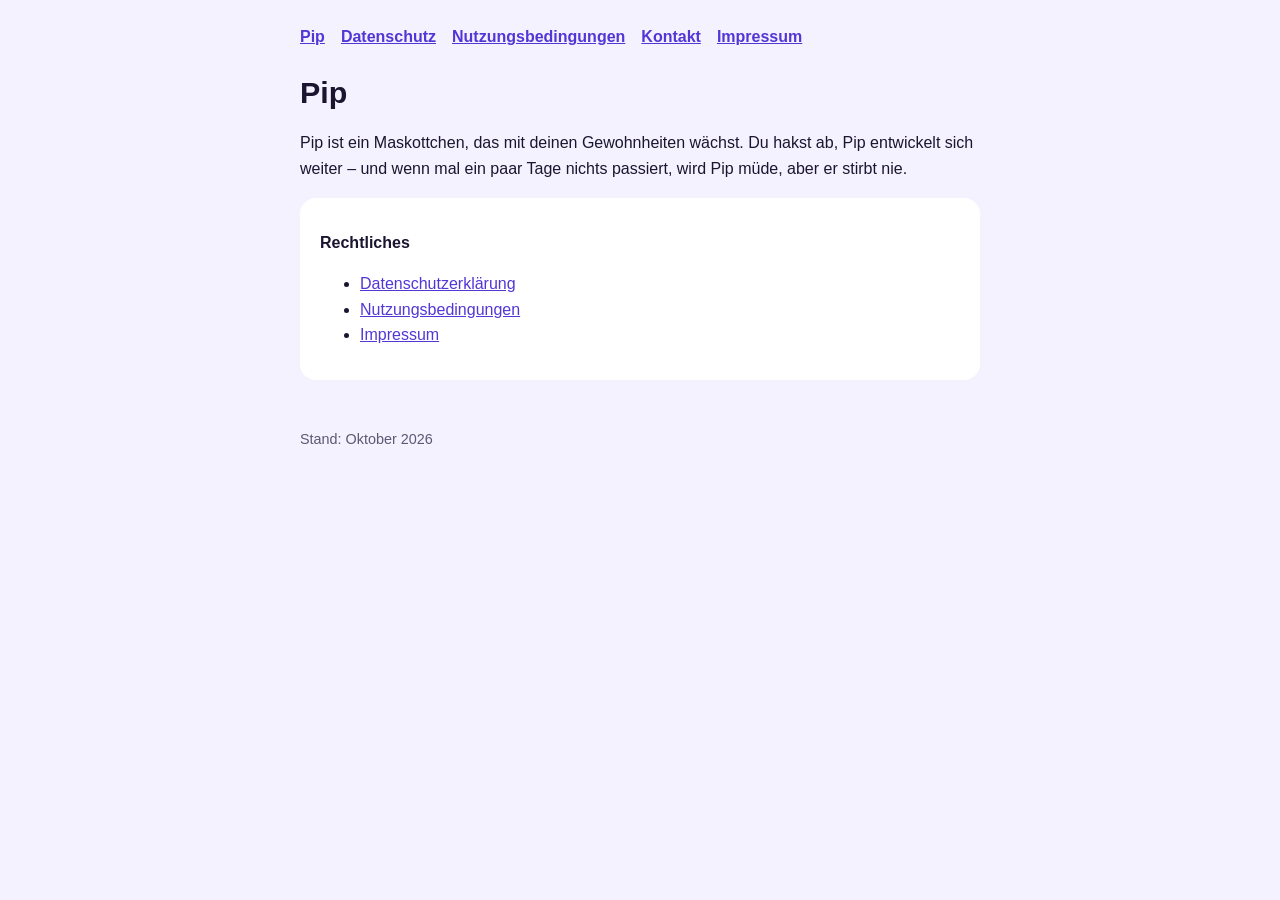
<file: index.html>
<!doctype html>
<html lang="de">
<head>
<meta charset="utf-8">
<meta name="viewport" content="width=device-width, initial-scale=1">
<title>Pip – Gewohnheiten mit Maskottchen</title>
<link rel="stylesheet" href="style.css">
</head>
<body>
<main>
<nav><a href="index.html">Pip</a><a href="datenschutz.html">Datenschutz</a><a href="nutzungsbedingungen.html">Nutzungsbedingungen</a><a href="kontakt.html">Kontakt</a><a href="impressum.html">Impressum</a></nav>
<h1>Pip</h1>
<p>Pip ist ein Maskottchen, das mit deinen Gewohnheiten wächst. Du hakst ab, Pip entwickelt sich weiter &ndash; und wenn mal ein paar Tage nichts passiert, wird Pip müde, aber er stirbt nie.</p>
<div class="card">
  <p><strong>Rechtliches</strong></p>
  <ul>
    <li><a href="datenschutz.html">Datenschutzerklärung</a></li>
    <li><a href="nutzungsbedingungen.html">Nutzungsbedingungen</a></li>
    <li><a href="impressum.html">Impressum</a></li>
  </ul>
</div>
<footer>Stand: Oktober 2026</footer>
</main>
</body>
</html>
</file>
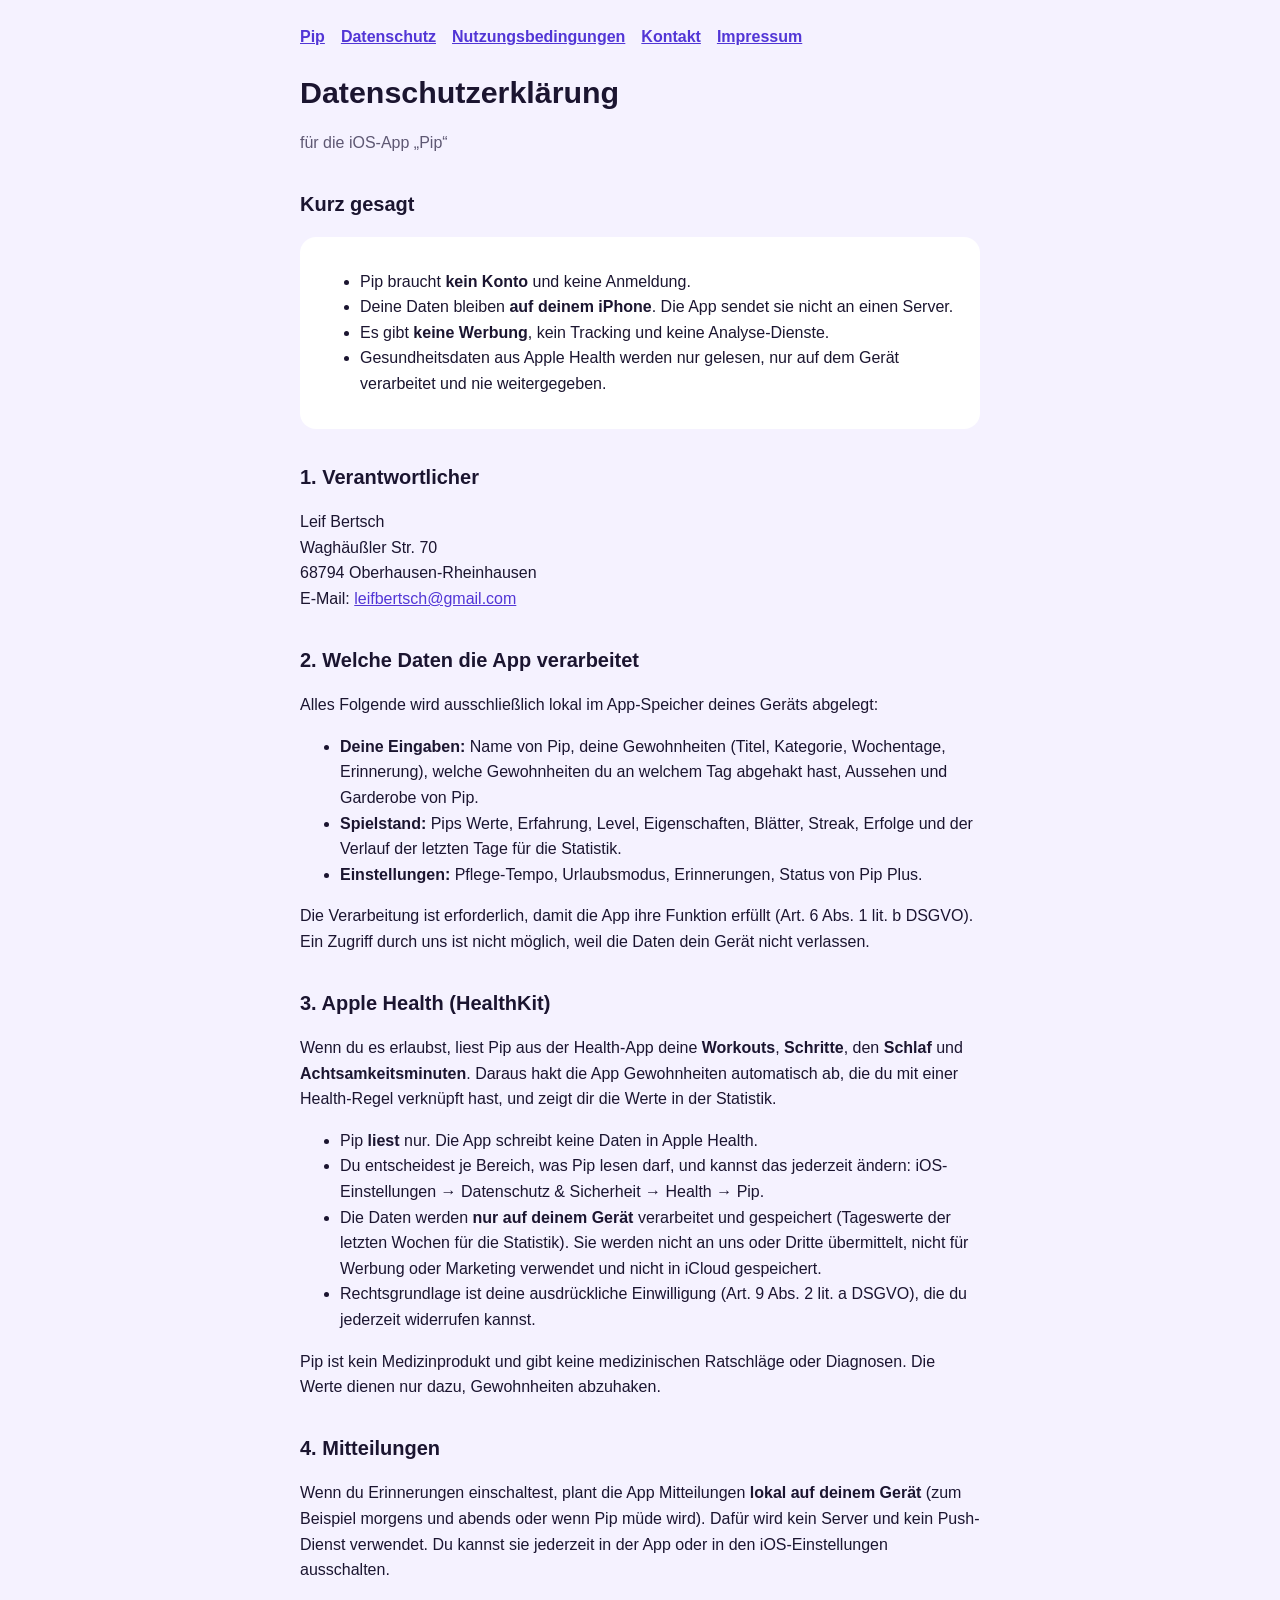
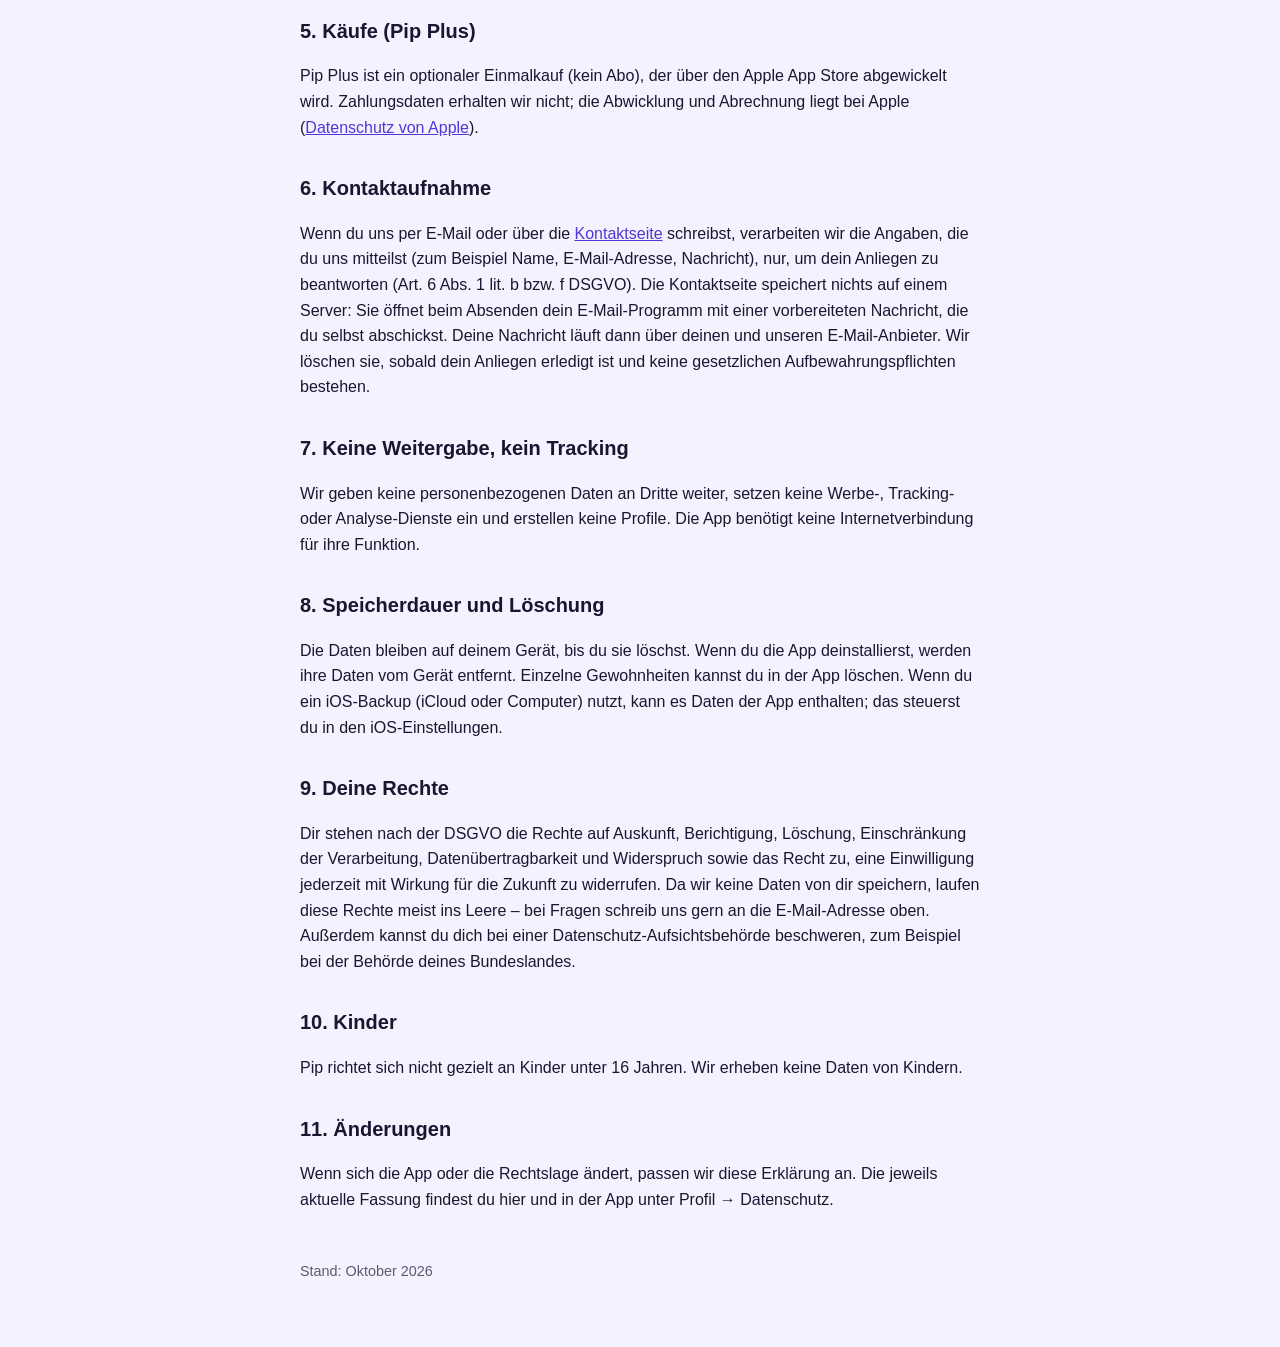
<file: datenschutz.html>
<!doctype html>
<html lang="de">
  <head>
    <meta charset="utf-8" />
    <meta name="viewport" content="width=device-width, initial-scale=1" />
    <title>Datenschutzerklärung – Pip</title>
    <link rel="stylesheet" href="style.css" />
  </head>
  <body>
    <main>
      <nav>
        <a href="index.html">Pip</a><a href="datenschutz.html">Datenschutz</a
        ><a href="nutzungsbedingungen.html">Nutzungsbedingungen</a><a href="kontakt.html">Kontakt</a><a href="impressum.html">Impressum</a>
      </nav>

      <h1>Datenschutzerklärung</h1>
      <p class="muted">für die iOS-App „Pip“</p>

      <h2>Kurz gesagt</h2>
      <div class="card">
        <ul>
          <li>Pip braucht <strong>kein Konto</strong> und keine Anmeldung.</li>
          <li>Deine Daten bleiben <strong>auf deinem iPhone</strong>. Die App sendet sie nicht an einen Server.</li>
          <li>Es gibt <strong>keine Werbung</strong>, kein Tracking und keine Analyse-Dienste.</li>
          <li>Gesundheitsdaten aus Apple Health werden nur gelesen, nur auf dem Gerät verarbeitet und nie weitergegeben.</li>
        </ul>
      </div>

      <h2>1. Verantwortlicher</h2>
      <p>
        Leif Bertsch<br />
        Waghäußler Str. 70<br />
        68794 Oberhausen-Rheinhausen<br />
        E-Mail: <a href="mailto:leifbertsch@gmail.com">leifbertsch@gmail.com</a>
      </p>

      <h2>2. Welche Daten die App verarbeitet</h2>
      <p>Alles Folgende wird ausschließlich lokal im App-Speicher deines Geräts abgelegt:</p>
      <ul>
        <li>
          <strong>Deine Eingaben:</strong> Name von Pip, deine Gewohnheiten (Titel, Kategorie, Wochentage, Erinnerung),
          welche Gewohnheiten du an welchem Tag abgehakt hast, Aussehen und Garderobe von Pip.
        </li>
        <li>
          <strong>Spielstand:</strong> Pips Werte, Erfahrung, Level, Eigenschaften, Blätter, Streak, Erfolge und der
          Verlauf der letzten Tage für die Statistik.
        </li>
        <li><strong>Einstellungen:</strong> Pflege-Tempo, Urlaubsmodus, Erinnerungen, Status von Pip Plus.</li>
      </ul>
      <p>
        Die Verarbeitung ist erforderlich, damit die App ihre Funktion erfüllt (Art. 6 Abs. 1 lit. b DSGVO). Ein Zugriff
        durch uns ist nicht möglich, weil die Daten dein Gerät nicht verlassen.
      </p>

      <h2>3. Apple Health (HealthKit)</h2>
      <p>
        Wenn du es erlaubst, liest Pip aus der Health-App deine <strong>Workouts</strong>, <strong>Schritte</strong>,
        den <strong>Schlaf</strong> und <strong>Achtsamkeitsminuten</strong>. Daraus hakt die App Gewohnheiten
        automatisch ab, die du mit einer Health-Regel verknüpft hast, und zeigt dir die Werte in der Statistik.
      </p>
      <ul>
        <li>Pip <strong>liest</strong> nur. Die App schreibt keine Daten in Apple Health.</li>
        <li>
          Du entscheidest je Bereich, was Pip lesen darf, und kannst das jederzeit ändern: iOS-Einstellungen →
          Datenschutz &amp; Sicherheit → Health → Pip.
        </li>
        <li>
          Die Daten werden <strong>nur auf deinem Gerät</strong> verarbeitet und gespeichert (Tageswerte der letzten
          Wochen für die Statistik). Sie werden nicht an uns oder Dritte übermittelt, nicht für Werbung oder Marketing
          verwendet und nicht in iCloud gespeichert.
        </li>
        <li>Rechtsgrundlage ist deine ausdrückliche Einwilligung (Art. 9 Abs. 2 lit. a DSGVO), die du jederzeit widerrufen kannst.</li>
      </ul>
      <p>
        Pip ist kein Medizinprodukt und gibt keine medizinischen Ratschläge oder Diagnosen. Die Werte dienen nur dazu,
        Gewohnheiten abzuhaken.
      </p>

      <h2>4. Mitteilungen</h2>
      <p>
        Wenn du Erinnerungen einschaltest, plant die App Mitteilungen <strong>lokal auf deinem Gerät</strong> (zum
        Beispiel morgens und abends oder wenn Pip müde wird). Dafür wird kein Server und kein Push-Dienst verwendet. Du
        kannst sie jederzeit in der App oder in den iOS-Einstellungen ausschalten.
      </p>

      <h2>5. Käufe (Pip Plus)</h2>
      <p>
        Pip Plus ist ein optionaler Einmalkauf (kein Abo), der über den Apple App Store abgewickelt wird. Zahlungsdaten
        erhalten wir nicht; die Abwicklung und Abrechnung liegt bei Apple (<a
          href="https://www.apple.com/legal/privacy/de-ww/"
          >Datenschutz von Apple</a
        >).
      </p>
      <!-- TODO vor Release: Sobald RevenueCat eingebunden ist, hier ergänzen: Anbieter (RevenueCat, Inc.),
           verarbeitete Daten (anonyme App-User-ID, Kaufbelege), Zweck (Prüfung, ob Pip Plus gekauft wurde),
           Rechtsgrundlage (Art. 6 Abs. 1 lit. b DSGVO), Hinweis auf Drittlandübermittlung/Garantien.
           Außerdem die Datenschutz-Angaben in App Store Connect anpassen (siehe docs/08-store-rechtliches.md). -->

      <h2>6. Kontaktaufnahme</h2>
      <p>
        Wenn du uns per E-Mail oder über die <a href="kontakt.html">Kontaktseite</a> schreibst, verarbeiten wir die
        Angaben, die du uns mitteilst (zum Beispiel Name, E-Mail-Adresse, Nachricht), nur, um dein Anliegen zu
        beantworten (Art. 6 Abs. 1 lit. b bzw. f DSGVO). Die Kontaktseite speichert nichts auf einem Server: Sie öffnet
        beim Absenden dein E-Mail-Programm mit einer vorbereiteten Nachricht, die du selbst abschickst. Deine Nachricht
        läuft dann über deinen und unseren E-Mail-Anbieter. Wir löschen sie, sobald dein Anliegen erledigt ist und keine
        gesetzlichen Aufbewahrungspflichten bestehen.
      </p>

      <h2>7. Keine Weitergabe, kein Tracking</h2>
      <p>
        Wir geben keine personenbezogenen Daten an Dritte weiter, setzen keine Werbe-, Tracking- oder Analyse-Dienste
        ein und erstellen keine Profile. Die App benötigt keine Internetverbindung für ihre Funktion.
      </p>

      <h2>8. Speicherdauer und Löschung</h2>
      <p>
        Die Daten bleiben auf deinem Gerät, bis du sie löschst. Wenn du die App deinstallierst, werden ihre Daten vom
        Gerät entfernt. Einzelne Gewohnheiten kannst du in der App löschen. Wenn du ein iOS-Backup (iCloud oder
        Computer) nutzt, kann es Daten der App enthalten; das steuerst du in den iOS-Einstellungen.
      </p>

      <h2>9. Deine Rechte</h2>
      <p>
        Dir stehen nach der DSGVO die Rechte auf Auskunft, Berichtigung, Löschung, Einschränkung der Verarbeitung,
        Datenübertragbarkeit und Widerspruch sowie das Recht zu, eine Einwilligung jederzeit mit Wirkung für die
        Zukunft zu widerrufen. Da wir keine Daten von dir speichern, laufen diese Rechte meist ins Leere &ndash; bei
        Fragen schreib uns gern an die E-Mail-Adresse oben. Außerdem kannst du dich bei einer Datenschutz-Aufsichtsbehörde
        beschweren, zum Beispiel bei der Behörde deines Bundeslandes.
      </p>

      <h2>10. Kinder</h2>
      <p>Pip richtet sich nicht gezielt an Kinder unter 16 Jahren. Wir erheben keine Daten von Kindern.</p>

      <h2>11. Änderungen</h2>
      <p>
        Wenn sich die App oder die Rechtslage ändert, passen wir diese Erklärung an. Die jeweils aktuelle Fassung findest
        du hier und in der App unter Profil → Datenschutz.
      </p>

      <footer>Stand: Oktober 2026</footer>
    </main>
  </body>
</html>
</file>
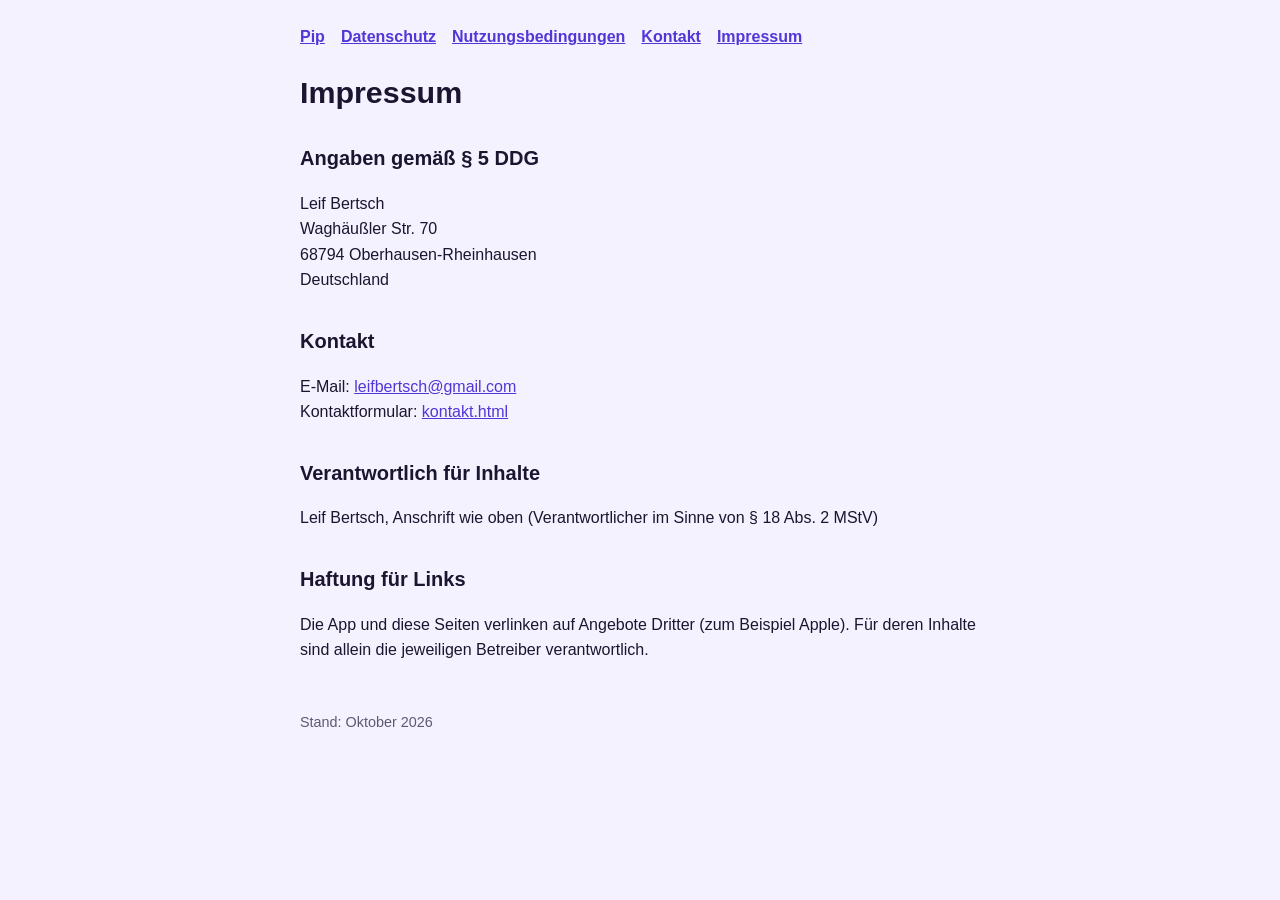
<file: impressum.html>
<!doctype html>
<html lang="de">
  <head>
    <meta charset="utf-8" />
    <meta name="viewport" content="width=device-width, initial-scale=1" />
    <title>Impressum – Pip</title>
    <link rel="stylesheet" href="style.css" />
  </head>
  <body>
    <main>
      <nav>
        <a href="index.html">Pip</a><a href="datenschutz.html">Datenschutz</a
        ><a href="nutzungsbedingungen.html">Nutzungsbedingungen</a><a href="kontakt.html">Kontakt</a><a href="impressum.html">Impressum</a>
      </nav>

      <h1>Impressum</h1>

      <h2>Angaben gemäß § 5 DDG</h2>
      <p>
        Leif Bertsch<br />
        Waghäußler Str. 70<br />
        68794 Oberhausen-Rheinhausen<br />
        Deutschland
      </p>
      <!-- TODO: Bei einer Firma/Rechtsform stattdessen Firmenname, Rechtsform, Vertretungsberechtigte(r),
           Registergericht und Registernummer angeben. Die Anschrift muss ladungsfähig sein (kein Postfach). -->

      <h2>Kontakt</h2>
      <p>
        E-Mail: <a href="mailto:leifbertsch@gmail.com">leifbertsch@gmail.com</a><br />
        Kontaktformular: <a href="kontakt.html">kontakt.html</a>
      </p>

      <h2>Verantwortlich für Inhalte</h2>
      <p>
        Leif Bertsch, Anschrift wie oben (Verantwortlicher im Sinne von § 18 Abs. 2
        MStV)
      </p>

      <h2>Haftung für Links</h2>
      <p>
        Die App und diese Seiten verlinken auf Angebote Dritter (zum Beispiel Apple). Für deren Inhalte sind allein die
        jeweiligen Betreiber verantwortlich.
      </p>

      <footer>Stand: Oktober 2026</footer>
    </main>
  </body>
</html>
</file>
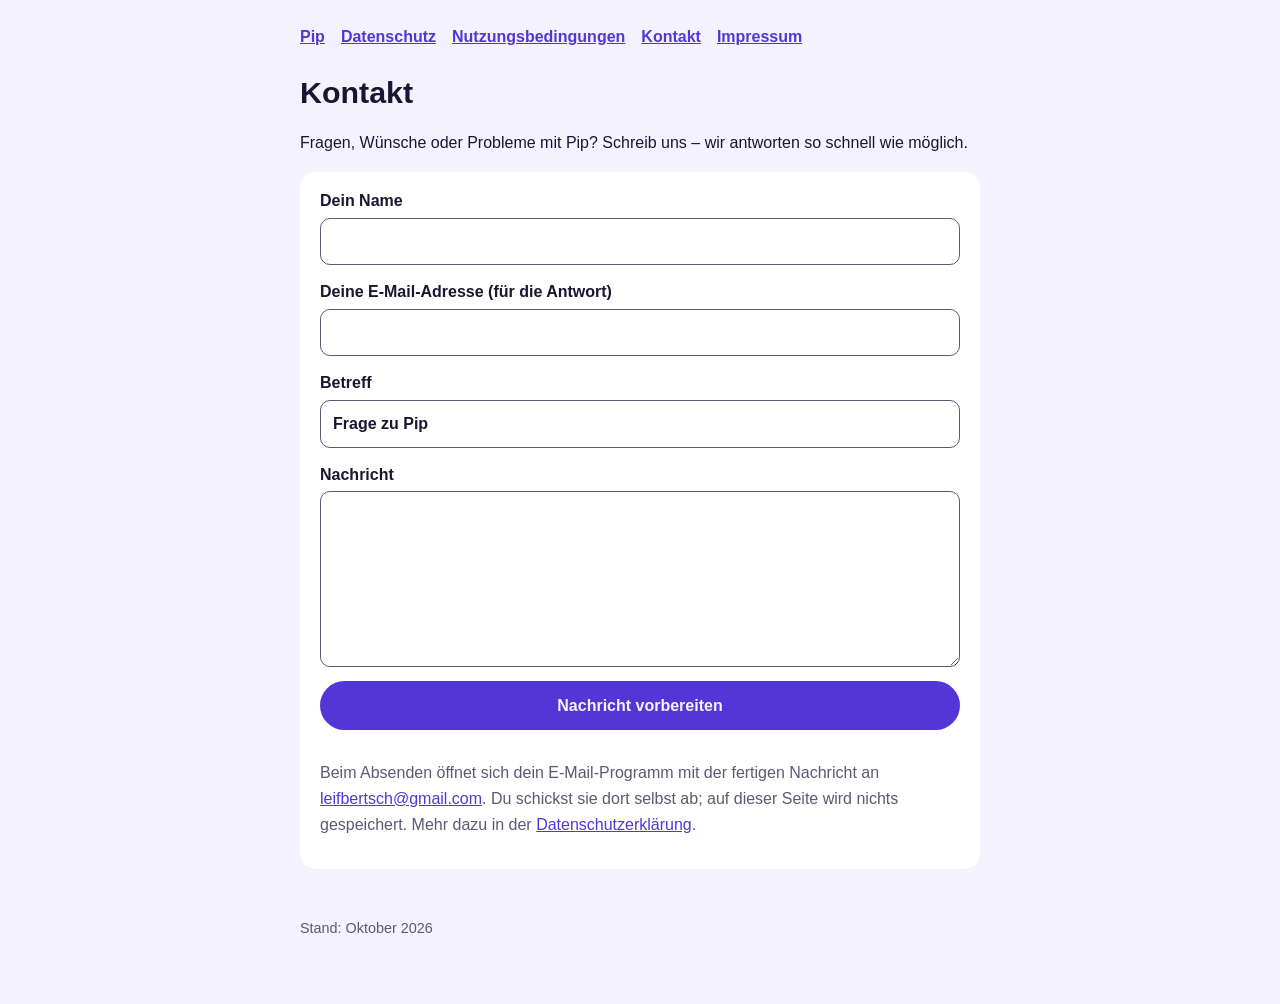
<file: kontakt.html>
<!doctype html>
<html lang="de">
  <head>
    <meta charset="utf-8" />
    <meta name="viewport" content="width=device-width, initial-scale=1" />
    <title>Kontakt – Pip</title>
    <link rel="stylesheet" href="style.css" />
    <style>
      form {
        display: grid;
        gap: 14px;
      }
      label {
        display: grid;
        gap: 4px;
        font-weight: 600;
      }
      input,
      textarea {
        font: inherit;
        padding: 10px 12px;
        border-radius: 10px;
        border: 1px solid var(--muted);
        background: var(--card);
        color: var(--ink);
      }
      button {
        font: inherit;
        font-weight: 700;
        padding: 12px 18px;
        border: 0;
        border-radius: 999px;
        background: var(--primary);
        color: var(--ground);
        cursor: pointer;
      }
    </style>
  </head>
  <body>
    <main>
      <nav>
        <a href="index.html">Pip</a><a href="datenschutz.html">Datenschutz</a
        ><a href="nutzungsbedingungen.html">Nutzungsbedingungen</a><a href="kontakt.html">Kontakt</a
        ><a href="impressum.html">Impressum</a>
      </nav>

      <h1>Kontakt</h1>
      <p>Fragen, Wünsche oder Probleme mit Pip? Schreib uns &ndash; wir antworten so schnell wie möglich.</p>

      <form id="contact" class="card">
        <label>
          Dein Name
          <input name="name" autocomplete="name" required />
        </label>
        <label>
          Deine E-Mail-Adresse (für die Antwort)
          <input name="email" type="email" autocomplete="email" required />
        </label>
        <label>
          Betreff
          <input name="subject" value="Frage zu Pip" required />
        </label>
        <label>
          Nachricht
          <textarea name="message" rows="6" required></textarea>
        </label>
        <button type="submit">Nachricht vorbereiten</button>
        <p class="muted">
          Beim Absenden öffnet sich dein E-Mail-Programm mit der fertigen Nachricht an
          <a href="mailto:leifbertsch@gmail.com">leifbertsch@gmail.com</a>. Du schickst sie dort selbst ab; auf dieser
          Seite wird nichts gespeichert. Mehr dazu in der <a href="datenschutz.html">Datenschutzerklärung</a>.
        </p>
      </form>

      <noscript>
        <p>Ohne JavaScript schreib uns bitte direkt an <a href="mailto:leifbertsch@gmail.com">leifbertsch@gmail.com</a>.</p>
      </noscript>

      <script>
        document.getElementById('contact').addEventListener('submit', function (e) {
          e.preventDefault();
          var f = e.target;
          var body = f.message.value + '\n\n' + f.name.value + '\n' + f.email.value;
          location.href =
            'mailto:leifbertsch@gmail.com?subject=' +
            encodeURIComponent(f.subject.value) +
            '&body=' +
            encodeURIComponent(body);
        });
      </script>

      <footer>Stand: Oktober 2026</footer>
    </main>
  </body>
</html>
</file>
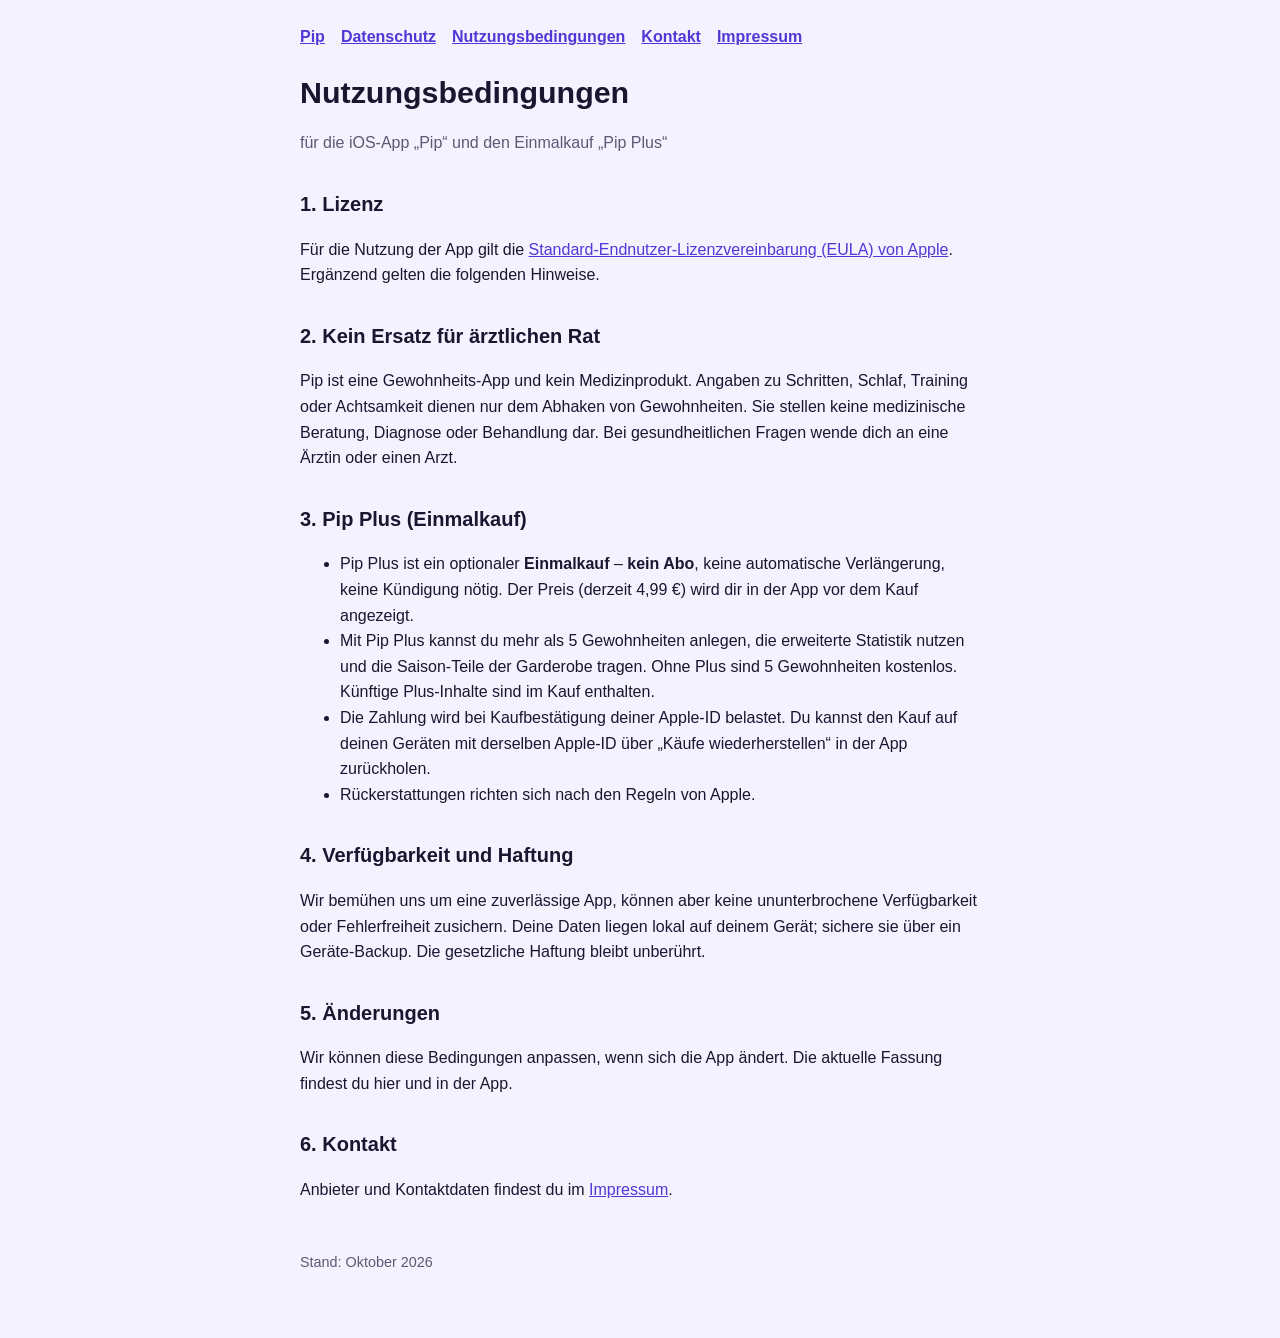
<file: nutzungsbedingungen.html>
<!doctype html>
<html lang="de">
  <head>
    <meta charset="utf-8" />
    <meta name="viewport" content="width=device-width, initial-scale=1" />
    <title>Nutzungsbedingungen – Pip</title>
    <link rel="stylesheet" href="style.css" />
  </head>
  <body>
    <main>
      <nav>
        <a href="index.html">Pip</a><a href="datenschutz.html">Datenschutz</a
        ><a href="nutzungsbedingungen.html">Nutzungsbedingungen</a><a href="kontakt.html">Kontakt</a><a href="impressum.html">Impressum</a>
      </nav>

      <h1>Nutzungsbedingungen</h1>
      <p class="muted">für die iOS-App „Pip“ und den Einmalkauf „Pip Plus“</p>

      <h2>1. Lizenz</h2>
      <p>
        Für die Nutzung der App gilt die
        <a href="https://www.apple.com/legal/internet-services/itunes/dev/stdeula/"
          >Standard-Endnutzer-Lizenzvereinbarung (EULA) von Apple</a
        >. Ergänzend gelten die folgenden Hinweise.
      </p>

      <h2>2. Kein Ersatz für ärztlichen Rat</h2>
      <p>
        Pip ist eine Gewohnheits-App und kein Medizinprodukt. Angaben zu Schritten, Schlaf, Training oder Achtsamkeit
        dienen nur dem Abhaken von Gewohnheiten. Sie stellen keine medizinische Beratung, Diagnose oder Behandlung dar.
        Bei gesundheitlichen Fragen wende dich an eine Ärztin oder einen Arzt.
      </p>

      <h2>3. Pip Plus (Einmalkauf)</h2>
      <ul>
        <li>
          Pip Plus ist ein optionaler <strong>Einmalkauf</strong> &ndash; <strong>kein Abo</strong>, keine automatische
          Verlängerung, keine Kündigung nötig. Der Preis (derzeit 4,99&nbsp;€) wird dir in der App vor dem Kauf
          angezeigt.
        </li>
        <li>
          Mit Pip Plus kannst du mehr als 5 Gewohnheiten anlegen, die erweiterte Statistik nutzen und die Saison-Teile
          der Garderobe tragen. Ohne Plus sind 5 Gewohnheiten kostenlos. Künftige Plus-Inhalte sind im Kauf enthalten.
        </li>
        <li>
          Die Zahlung wird bei Kaufbestätigung deiner Apple-ID belastet. Du kannst den Kauf auf deinen Geräten mit
          derselben Apple-ID über „Käufe wiederherstellen“ in der App zurückholen.
        </li>
        <li>Rückerstattungen richten sich nach den Regeln von Apple.</li>
      </ul>

      <h2>4. Verfügbarkeit und Haftung</h2>
      <p>
        Wir bemühen uns um eine zuverlässige App, können aber keine ununterbrochene Verfügbarkeit oder Fehlerfreiheit
        zusichern. Deine Daten liegen lokal auf deinem Gerät; sichere sie über ein Geräte-Backup. Die gesetzliche Haftung
        bleibt unberührt.
      </p>

      <h2>5. Änderungen</h2>
      <p>Wir können diese Bedingungen anpassen, wenn sich die App ändert. Die aktuelle Fassung findest du hier und in der App.</p>

      <h2>6. Kontakt</h2>
      <p>Anbieter und Kontaktdaten findest du im <a href="impressum.html">Impressum</a>.</p>

      <footer>Stand: Oktober 2026</footer>
    </main>
  </body>
</html>
</file>
<file: style.css>
:root {
  --ground: #f5f2ff;
  --ink: #1b1530;
  --muted: #5e5873;
  --primary: #5236d6;
  --card: #ffffff;
  --todo-bg: #fff1c9;
  --todo-ink: #8a6400;
}
@media (prefers-color-scheme: dark) {
  :root {
    --ground: #1b1530;
    --ink: #f5f2ff;
    --muted: #cfc8e6;
    --primary: #b9a8ff;
    --card: #2a2145;
    --todo-bg: #4a3b00;
    --todo-ink: #ffd66b;
  }
}
* {
  box-sizing: border-box;
}
body {
  margin: 0;
  background: var(--ground);
  color: var(--ink);
  font: 16px/1.6 -apple-system, BlinkMacSystemFont, 'Segoe UI', Roboto, sans-serif;
}
main {
  max-width: 720px;
  margin: 0 auto;
  padding: 24px 20px 64px;
}
h1 {
  font-size: 1.9rem;
  line-height: 1.2;
}
h2 {
  margin-top: 2rem;
  font-size: 1.25rem;
}
a {
  color: var(--primary);
}
nav {
  display: flex;
  flex-wrap: wrap;
  gap: 16px;
  margin-bottom: 24px;
  font-weight: 600;
}
.card {
  background: var(--card);
  border-radius: 16px;
  padding: 16px 20px;
}
.muted {
  color: var(--muted);
}
.todo {
  background: var(--todo-bg);
  color: var(--todo-ink);
  padding: 0 4px;
  border-radius: 4px;
  font-weight: 600;
}
footer {
  margin-top: 3rem;
  font-size: 0.9rem;
  color: var(--muted);
}
</file>
